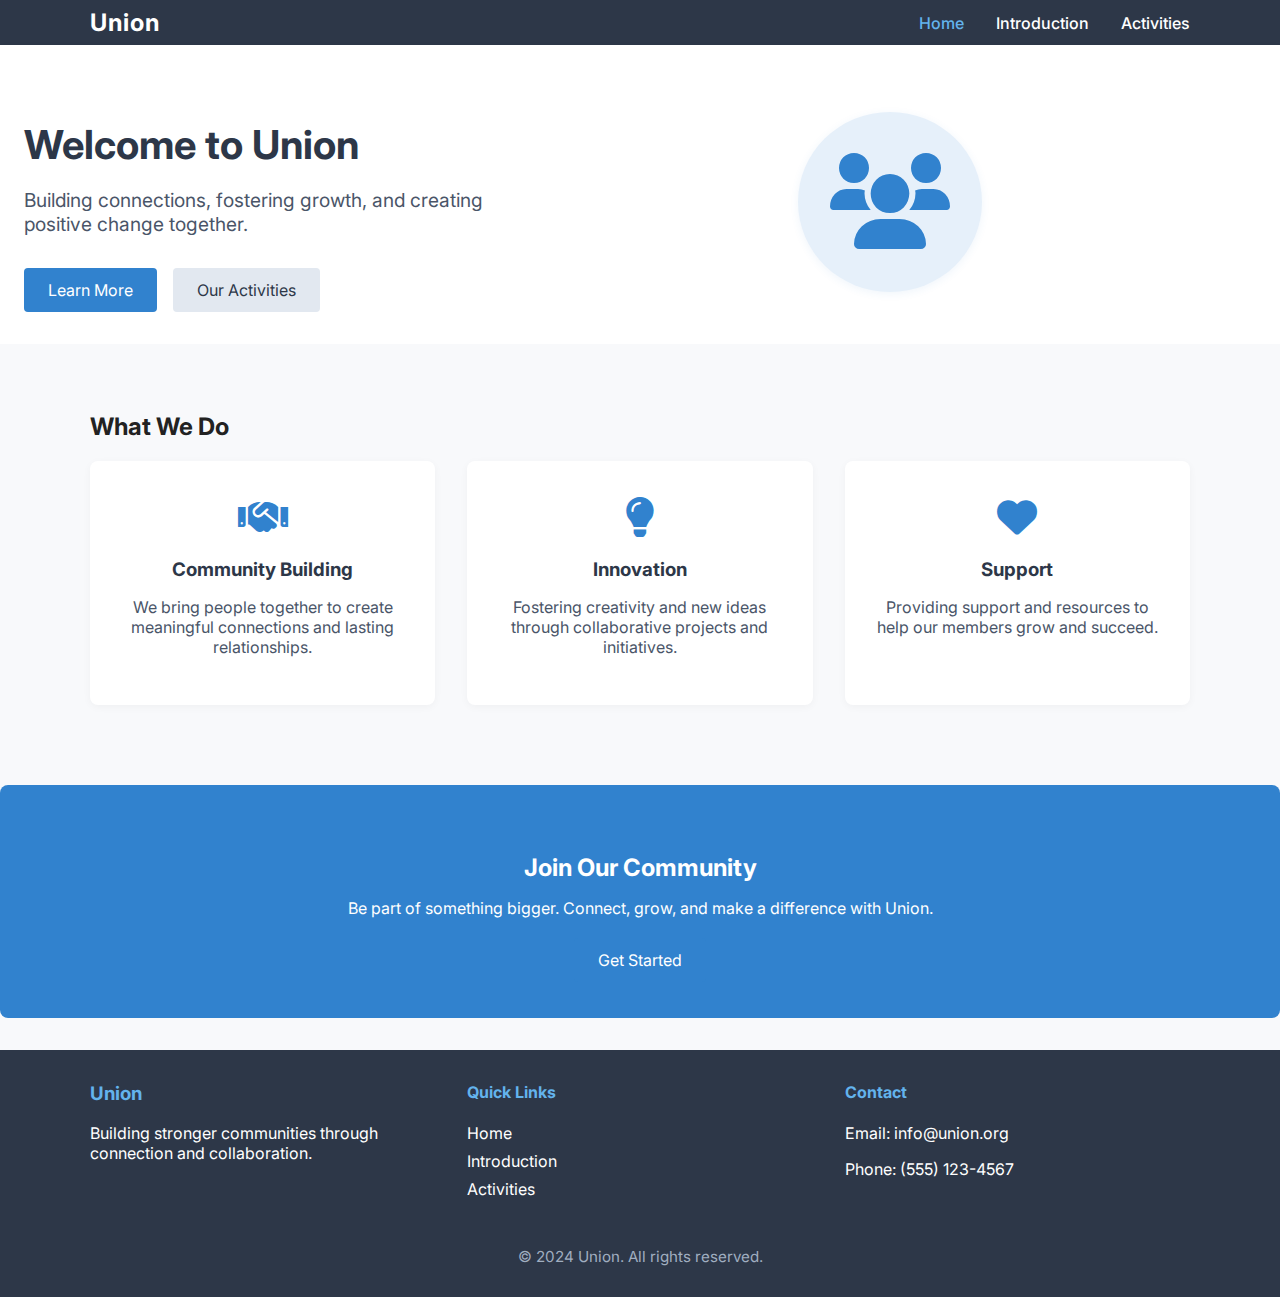
<file: index.html>
<!DOCTYPE html>
<html lang="en">
<head>
    <meta charset="UTF-8">
    <meta name="viewport" content="width=device-width, initial-scale=1.0">
    <title>Union - Welcome</title>
    <link rel="stylesheet" href="styles.css">
    <link href="https://fonts.googleapis.com/css2?family=Inter:wght@300;400;500;600;700&display=swap" rel="stylesheet">
    <link rel="stylesheet" href="https://cdnjs.cloudflare.com/ajax/libs/font-awesome/6.0.0/css/all.min.css">
</head>
<body>
    <nav class="navbar">
        <div class="nav-container">
            <div class="nav-logo">
                <h2>Union</h2>
            </div>
            <ul class="nav-menu">
                <li class="nav-item">
                    <a href="index.html" class="nav-link active">Home</a>
                </li>
                <li class="nav-item">
                    <a href="introduction.html" class="nav-link">Introduction</a>
                </li>
                <li class="nav-item">
                    <a href="activities.html" class="nav-link">Activities</a>
                </li>
            </ul>
            <div class="hamburger">
                <span class="bar"></span>
                <span class="bar"></span>
                <span class="bar"></span>
            </div>
        </div>
    </nav>

    <main>
        <section class="hero">
            <div class="hero-content">
                <h1>Welcome to Union</h1>
                <p>Building connections, fostering growth, and creating positive change together.</p>
                <div class="hero-buttons">
                    <a href="introduction.html" class="btn btn-primary">Learn More</a>
                    <a href="activities.html" class="btn btn-secondary">Our Activities</a>
                </div>
            </div>
            <div class="hero-image">
                <div class="hero-graphic">
                    <i class="fas fa-users"></i>
                </div>
            </div>
        </section>

        <section class="features">
            <div class="container">
                <h2>What We Do</h2>
                <div class="features-grid">
                    <div class="feature-card">
                        <div class="feature-icon">
                            <i class="fas fa-handshake"></i>
                        </div>
                        <h3>Community Building</h3>
                        <p>We bring people together to create meaningful connections and lasting relationships.</p>
                    </div>
                    <div class="feature-card">
                        <div class="feature-icon">
                            <i class="fas fa-lightbulb"></i>
                        </div>
                        <h3>Innovation</h3>
                        <p>Fostering creativity and new ideas through collaborative projects and initiatives.</p>
                    </div>
                    <div class="feature-card">
                        <div class="feature-icon">
                            <i class="fas fa-heart"></i>
                        </div>
                        <h3>Support</h3>
                        <p>Providing support and resources to help our members grow and succeed.</p>
                    </div>
                </div>
            </div>
        </section>

        <section class="cta">
            <div class="container">
                <h2>Join Our Community</h2>
                <p>Be part of something bigger. Connect, grow, and make a difference with Union.</p>
                <a href="introduction.html" class="btn btn-primary">Get Started</a>
            </div>
        </section>
    </main>

    <footer class="footer">
        <div class="container">
            <div class="footer-content">
                <div class="footer-section">
                    <h3>Union</h3>
                    <p>Building stronger communities through connection and collaboration.</p>
                </div>
                <div class="footer-section">
                    <h4>Quick Links</h4>
                    <ul>
                        <li><a href="index.html">Home</a></li>
                        <li><a href="introduction.html">Introduction</a></li>
                        <li><a href="activities.html">Activities</a></li>
                    </ul>
                </div>
                <div class="footer-section">
                    <h4>Contact</h4>
                    <p>Email: info@union.org</p>
                    <p>Phone: (555) 123-4567</p>
                </div>
            </div>
            <div class="footer-bottom">
                <p>&copy; 2024 Union. All rights reserved.</p>
            </div>
        </div>
    </footer>

    <script src="script.js"></script>
</body>
</html>
</file>
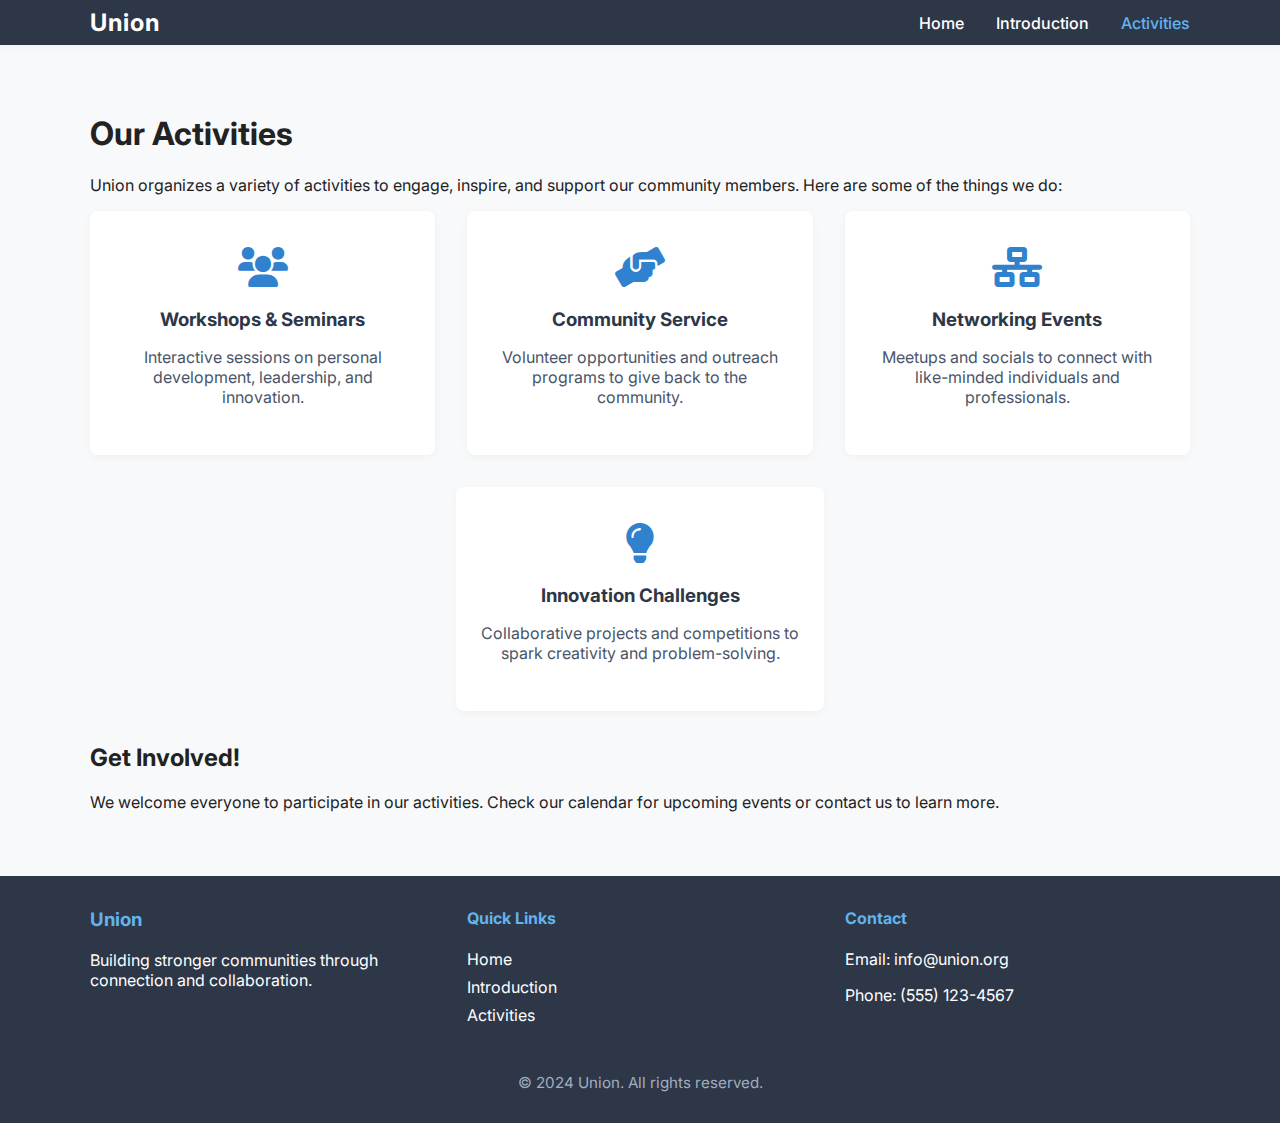
<file: activities.html>
<!DOCTYPE html>
<html lang="en">
<head>
    <meta charset="UTF-8">
    <meta name="viewport" content="width=device-width, initial-scale=1.0">
    <title>Union - Activities</title>
    <link rel="stylesheet" href="styles.css">
    <link href="https://fonts.googleapis.com/css2?family=Inter:wght@300;400;500;600;700&display=swap" rel="stylesheet">
    <link rel="stylesheet" href="https://cdnjs.cloudflare.com/ajax/libs/font-awesome/6.0.0/css/all.min.css">
</head>
<body>
    <nav class="navbar">
        <div class="nav-container">
            <div class="nav-logo">
                <h2>Union</h2>
            </div>
            <ul class="nav-menu">
                <li class="nav-item">
                    <a href="index.html" class="nav-link">Home</a>
                </li>
                <li class="nav-item">
                    <a href="introduction.html" class="nav-link">Introduction</a>
                </li>
                <li class="nav-item">
                    <a href="activities.html" class="nav-link active">Activities</a>
                </li>
            </ul>
            <div class="hamburger">
                <span class="bar"></span>
                <span class="bar"></span>
                <span class="bar"></span>
            </div>
        </div>
    </nav>
    <main>
        <section class="container" style="padding: 3rem 1.5rem;">
            <h1>Our Activities</h1>
            <p>Union organizes a variety of activities to engage, inspire, and support our community members. Here are some of the things we do:</p>
            <div class="features-grid">
                <div class="feature-card">
                    <div class="feature-icon"><i class="fas fa-users"></i></div>
                    <h3>Workshops & Seminars</h3>
                    <p>Interactive sessions on personal development, leadership, and innovation.</p>
                </div>
                <div class="feature-card">
                    <div class="feature-icon"><i class="fas fa-hands-helping"></i></div>
                    <h3>Community Service</h3>
                    <p>Volunteer opportunities and outreach programs to give back to the community.</p>
                </div>
                <div class="feature-card">
                    <div class="feature-icon"><i class="fas fa-network-wired"></i></div>
                    <h3>Networking Events</h3>
                    <p>Meetups and socials to connect with like-minded individuals and professionals.</p>
                </div>
                <div class="feature-card">
                    <div class="feature-icon"><i class="fas fa-lightbulb"></i></div>
                    <h3>Innovation Challenges</h3>
                    <p>Collaborative projects and competitions to spark creativity and problem-solving.</p>
                </div>
            </div>
            <h2 style="margin-top:2rem;">Get Involved!</h2>
            <p>We welcome everyone to participate in our activities. Check our calendar for upcoming events or contact us to learn more.</p>
        </section>
    </main>
    <footer class="footer">
        <div class="container">
            <div class="footer-content">
                <div class="footer-section">
                    <h3>Union</h3>
                    <p>Building stronger communities through connection and collaboration.</p>
                </div>
                <div class="footer-section">
                    <h4>Quick Links</h4>
                    <ul>
                        <li><a href="index.html">Home</a></li>
                        <li><a href="introduction.html">Introduction</a></li>
                        <li><a href="activities.html">Activities</a></li>
                    </ul>
                </div>
                <div class="footer-section">
                    <h4>Contact</h4>
                    <p>Email: info@union.org</p>
                    <p>Phone: (555) 123-4567</p>
                </div>
            </div>
            <div class="footer-bottom">
                <p>&copy; 2024 Union. All rights reserved.</p>
            </div>
        </div>
    </footer>
    <script src="script.js"></script>
</body>
</html>
</file>
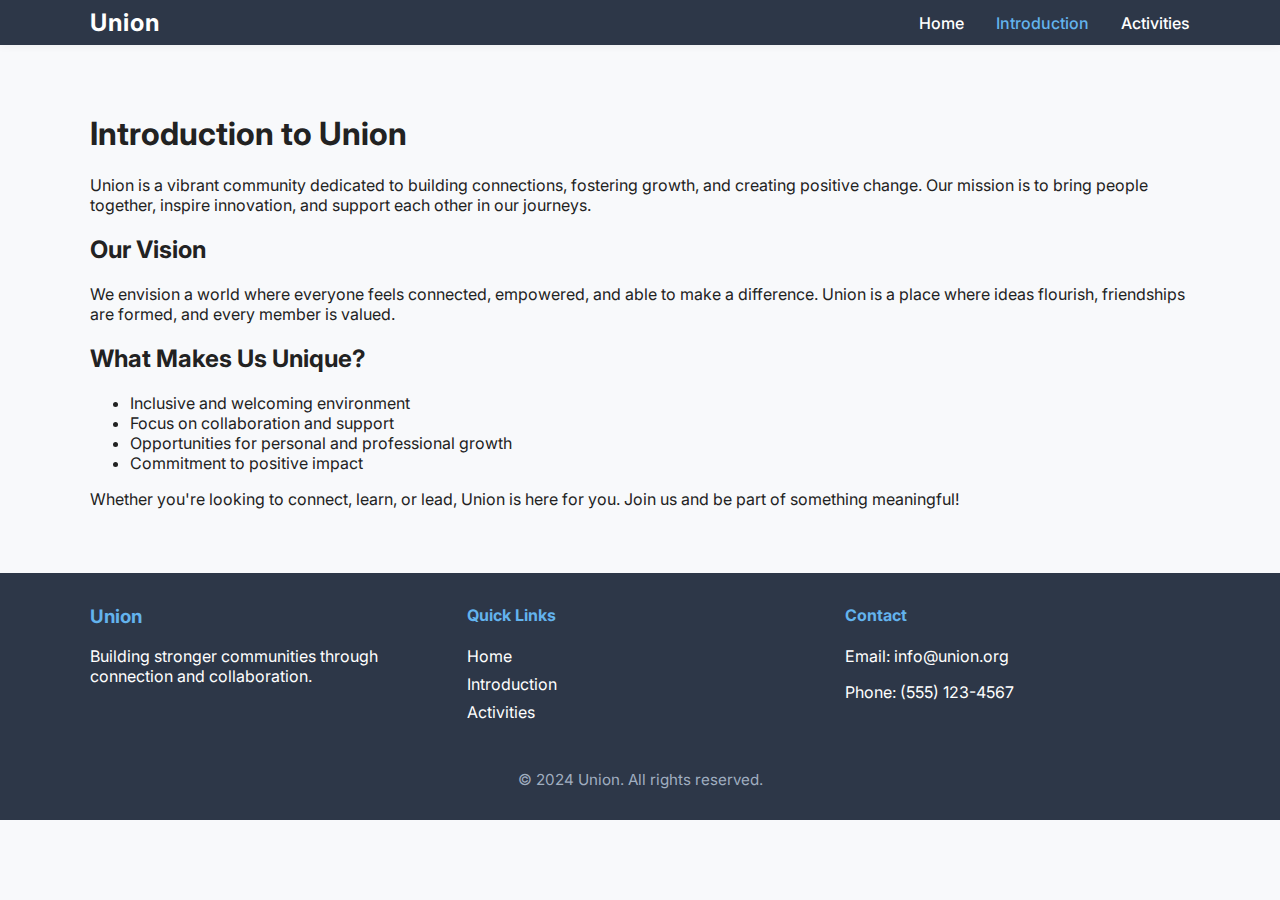
<file: introduction.html>
<!DOCTYPE html>
<html lang="en">
<head>
    <meta charset="UTF-8">
    <meta name="viewport" content="width=device-width, initial-scale=1.0">
    <title>Union - Introduction</title>
    <link rel="stylesheet" href="styles.css">
    <link href="https://fonts.googleapis.com/css2?family=Inter:wght@300;400;500;600;700&display=swap" rel="stylesheet">
    <link rel="stylesheet" href="https://cdnjs.cloudflare.com/ajax/libs/font-awesome/6.0.0/css/all.min.css">
</head>
<body>
    <nav class="navbar">
        <div class="nav-container">
            <div class="nav-logo">
                <h2>Union</h2>
            </div>
            <ul class="nav-menu">
                <li class="nav-item">
                    <a href="index.html" class="nav-link">Home</a>
                </li>
                <li class="nav-item">
                    <a href="introduction.html" class="nav-link active">Introduction</a>
                </li>
                <li class="nav-item">
                    <a href="activities.html" class="nav-link">Activities</a>
                </li>
            </ul>
            <div class="hamburger">
                <span class="bar"></span>
                <span class="bar"></span>
                <span class="bar"></span>
            </div>
        </div>
    </nav>
    <main>
        <section class="container" style="padding: 3rem 1.5rem;">
            <h1>Introduction to Union</h1>
            <p>Union is a vibrant community dedicated to building connections, fostering growth, and creating positive change. Our mission is to bring people together, inspire innovation, and support each other in our journeys.</p>
            <h2>Our Vision</h2>
            <p>We envision a world where everyone feels connected, empowered, and able to make a difference. Union is a place where ideas flourish, friendships are formed, and every member is valued.</p>
            <h2>What Makes Us Unique?</h2>
            <ul>
                <li>Inclusive and welcoming environment</li>
                <li>Focus on collaboration and support</li>
                <li>Opportunities for personal and professional growth</li>
                <li>Commitment to positive impact</li>
            </ul>
            <p>Whether you're looking to connect, learn, or lead, Union is here for you. Join us and be part of something meaningful!</p>
        </section>
    </main>
    <footer class="footer">
        <div class="container">
            <div class="footer-content">
                <div class="footer-section">
                    <h3>Union</h3>
                    <p>Building stronger communities through connection and collaboration.</p>
                </div>
                <div class="footer-section">
                    <h4>Quick Links</h4>
                    <ul>
                        <li><a href="index.html">Home</a></li>
                        <li><a href="introduction.html">Introduction</a></li>
                        <li><a href="activities.html">Activities</a></li>
                    </ul>
                </div>
                <div class="footer-section">
                    <h4>Contact</h4>
                    <p>Email: info@union.org</p>
                    <p>Phone: (555) 123-4567</p>
                </div>
            </div>
            <div class="footer-bottom">
                <p>&copy; 2024 Union. All rights reserved.</p>
            </div>
        </div>
    </footer>
    <script src="script.js"></script>
</body>
</html>
</file>
<file: styles.css>
body {
    font-family: 'Inter', Arial, sans-serif;
    margin: 0;
    padding: 0;
    background: #f8f9fb;
    color: #222;
}

.navbar {
    background: #2d3748;
    color: #fff;
    padding: 0.5rem 0;
    box-shadow: 0 2px 8px rgba(0,0,0,0.04);
}
.nav-container {
    max-width: 1100px;
    margin: 0 auto;
    display: flex;
    align-items: center;
    justify-content: space-between;
    padding: 0 1.5rem;
}
.nav-logo h2 {
    margin: 0;
    font-weight: 700;
    letter-spacing: 1px;
}
.nav-menu {
    list-style: none;
    display: flex;
    gap: 2rem;
    margin: 0;
    padding: 0;
}
.nav-link {
    color: #fff;
    text-decoration: none;
    font-weight: 500;
    transition: color 0.2s;
}
.nav-link.active, .nav-link:hover {
    color: #63b3ed;
}
.hamburger {
    display: none;
    flex-direction: column;
    cursor: pointer;
}
.bar {
    height: 3px;
    width: 25px;
    background: #fff;
    margin: 4px 0;
    border-radius: 2px;
}

.hero {
    display: flex;
    flex-wrap: wrap;
    align-items: center;
    justify-content: space-between;
    padding: 3rem 1.5rem 2rem 1.5rem;
    background: #fff;
    box-shadow: 0 2px 8px rgba(0,0,0,0.03);
}
.hero-content {
    flex: 1 1 350px;
    max-width: 500px;
}
.hero-content h1 {
    font-size: 2.5rem;
    margin-bottom: 1rem;
    color: #2d3748;
}
.hero-content p {
    font-size: 1.2rem;
    margin-bottom: 2rem;
    color: #4a5568;
}
.hero-buttons {
    display: flex;
    gap: 1rem;
}
.btn {
    padding: 0.75rem 1.5rem;
    border: none;
    border-radius: 4px;
    font-size: 1rem;
    cursor: pointer;
    text-decoration: none;
    transition: background 0.2s, color 0.2s;
}
.btn-primary {
    background: #3182ce;
    color: #fff;
}
.btn-primary:hover {
    background: #225ea8;
}
.btn-secondary {
    background: #e2e8f0;
    color: #2d3748;
}
.btn-secondary:hover {
    background: #cbd5e1;
}
.hero-image {
    flex: 1 1 200px;
    display: flex;
    align-items: center;
    justify-content: center;
    min-width: 200px;
}
.hero-graphic {
    font-size: 6rem;
    color: #3182ce;
    background: #e6f0fa;
    border-radius: 50%;
    padding: 2rem;
    box-shadow: 0 2px 8px rgba(49,130,206,0.08);
}

.features {
    background: #f8f9fb;
    padding: 3rem 1.5rem;
}
.container {
    max-width: 1100px;
    margin: 0 auto;
}
.features-grid {
    display: flex;
    flex-wrap: wrap;
    gap: 2rem;
    justify-content: center;
}
.feature-card {
    background: #fff;
    border-radius: 8px;
    box-shadow: 0 2px 8px rgba(0,0,0,0.04);
    padding: 2rem 1.5rem;
    flex: 1 1 250px;
    max-width: 320px;
    text-align: center;
}
.feature-icon {
    font-size: 2.5rem;
    color: #3182ce;
    margin-bottom: 1rem;
}
.feature-card h3 {
    margin: 0.5rem 0 0.75rem 0;
    color: #2d3748;
}
.feature-card p {
    color: #4a5568;
}

.cta {
    background: #3182ce;
    color: #fff;
    text-align: center;
    padding: 3rem 1.5rem;
    border-radius: 8px;
    margin: 2rem 0;
}
.cta h2 {
    margin-bottom: 1rem;
}
.cta p {
    margin-bottom: 2rem;
}

.footer {
    background: #2d3748;
    color: #fff;
    padding: 2rem 1.5rem 1rem 1.5rem;
}
.footer-content {
    display: flex;
    flex-wrap: wrap;
    gap: 2rem;
    justify-content: space-between;
    max-width: 1100px;
    margin: 0 auto;
}
.footer-section {
    flex: 1 1 200px;
    min-width: 180px;
}
.footer-section h3, .footer-section h4 {
    margin-top: 0;
    color: #63b3ed;
}
.footer-section ul {
    list-style: none;
    padding: 0;
}
.footer-section ul li {
    margin-bottom: 0.5rem;
}
.footer-section ul li a {
    color: #fff;
    text-decoration: none;
    transition: color 0.2s;
}
.footer-section ul li a:hover {
    color: #63b3ed;
}
.footer-bottom {
    text-align: center;
    margin-top: 2rem;
    color: #a0aec0;
    font-size: 0.95rem;
}

@media (max-width: 900px) {
    .features-grid, .footer-content {
        flex-direction: column;
        align-items: center;
    }
    .hero {
        flex-direction: column;
        text-align: center;
    }
    .hero-image {
        margin-top: 2rem;
    }
}
@media (max-width: 600px) {
    .nav-menu {
        display: none;
        flex-direction: column;
        background: #2d3748;
        position: absolute;
        top: 60px;
        right: 0;
        width: 180px;
        box-shadow: 0 2px 8px rgba(0,0,0,0.08);
        z-index: 100;
    }
    .nav-menu.active {
        display: flex;
    }
    .hamburger {
        display: flex;
    }
}
</file>
